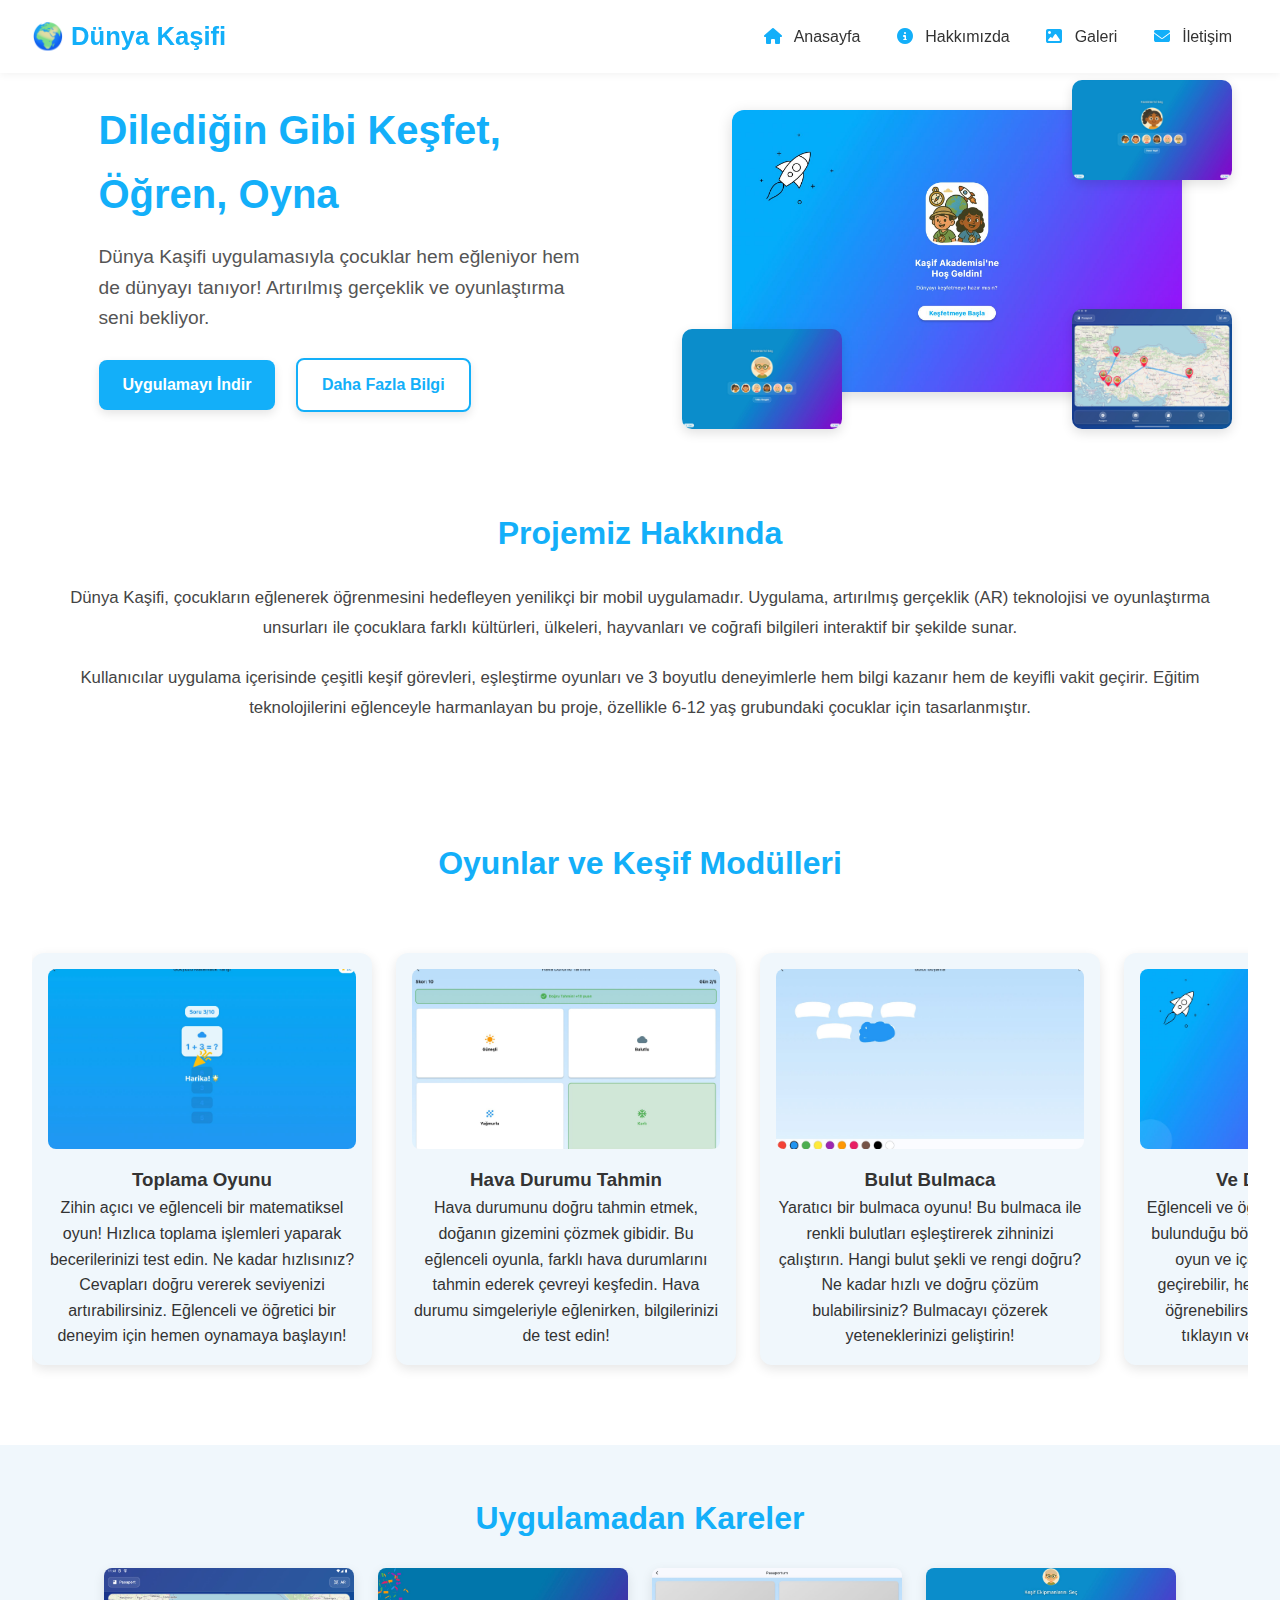
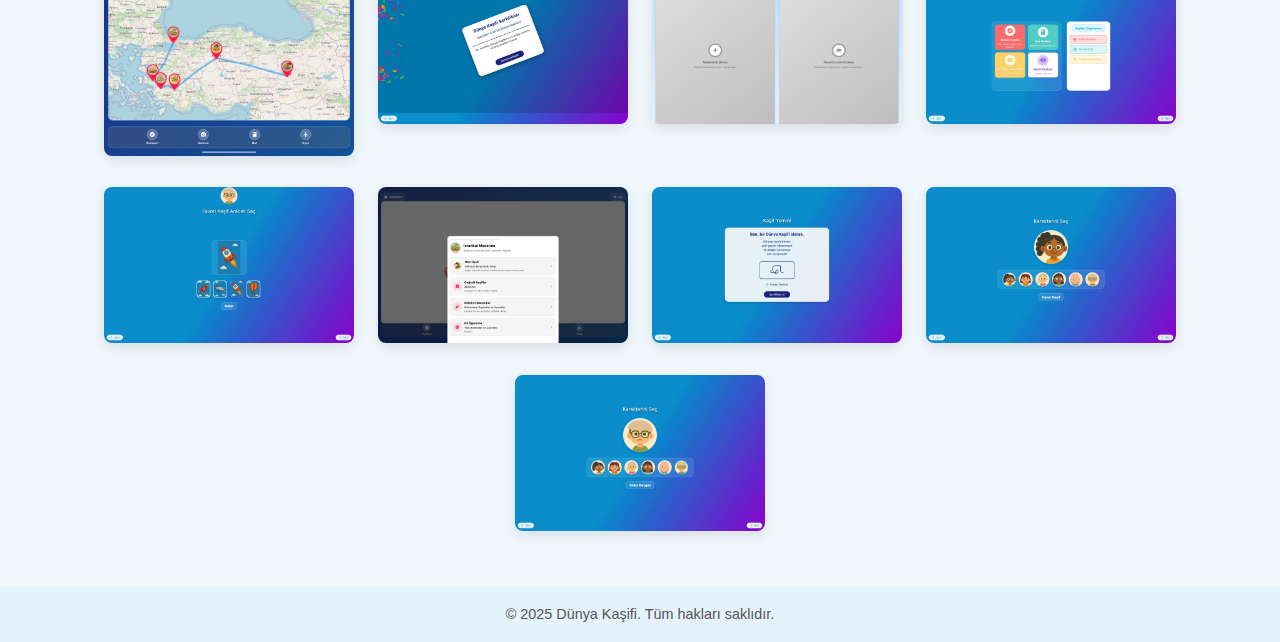
<file: index.html>
<!DOCTYPE html>
<html lang="tr">

<head>
    <meta charset="UTF-8" />
    <meta name="viewport" content="width=device-width, initial-scale=1.0" />
    <title>Dünya Kaşifi</title>
    <link rel="stylesheet" href="style.css" />
    <link rel="stylesheet" href="https://cdnjs.cloudflare.com/ajax/libs/font-awesome/6.5.0/css/all.min.css" />
</head>

<body>

    <header class="navbar">
        <div class="logo">🌍 Dünya Kaşifi</div>
        <nav class="nav-links">
            <a href="#anasayfa"><i class="fas fa-house"></i> Anasayfa</a>
            <a href="http://127.0.0.1:5500/dunya-kasifi-web/aboutme.html"><i class="fas fa-info-circle"></i> Hakkımızda</a>
            <a href="#uygulama"><i class="fas fa-image"></i> Galeri</a>
            <a href="#"><i class="fas fa-envelope"></i> İletişim</a>
          </nav>
    </header>

    <!-- hero  -->
    <main id="anasayfa" class="hero">
        <div class="hero-content">
            <h1>Dilediğin Gibi Keşfet, Öğren, Oyna</h1>
            <p>Dünya Kaşifi uygulamasıyla çocuklar hem eğleniyor hem de dünyayı tanıyor! Artırılmış gerçeklik ve
                oyunlaştırma seni bekliyor.</p>
            <div class="hero-buttons">
                <a href="#" class="btn primary">Uygulamayı İndir</a>
                <a href="#oyunlar" class="btn secondary">Daha Fazla Bilgi</a>
            </div>
        </div>
        <div class="hero-image">
            <div class="image-grid">
                <img class="main" src="./images/designs/giris.jpg" alt="Ana Görsel">
                <img class="top-right" src="./images/designs/selectavatar.jpg" alt="Üst Sağ Küçük">
                <img class="bottom-left" src="./images/designs/selectavatar2.jpg" alt="Alt Sol Küçük">
                <img class="bottom-right" src="./images/designs/map.jpg" alt="Alt Sağ Küçük">
            </div>
        </div>
    </main>

    <!-- Text Bölümü -->
    <section class="project-description">
        <div class="description-container">
            <h2>Projemiz Hakkında</h2>
            <p>
                Dünya Kaşifi, çocukların eğlenerek öğrenmesini hedefleyen yenilikçi bir mobil uygulamadır.
                Uygulama, artırılmış gerçeklik (AR) teknolojisi ve oyunlaştırma unsurları ile çocuklara farklı
                kültürleri, ülkeleri, hayvanları ve coğrafi bilgileri interaktif bir şekilde sunar.
            </p>
            <p>
                Kullanıcılar uygulama içerisinde çeşitli keşif görevleri, eşleştirme oyunları ve 3 boyutlu deneyimlerle
                hem bilgi kazanır hem de keyifli vakit geçirir. Eğitim teknolojilerini eğlenceyle harmanlayan bu proje,
                özellikle 6-12 yaş grubundaki çocuklar için tasarlanmıştır.
            </p>
        </div>
    </section>


    <!-- detaylı bilgiler bölümü -->
    <section id="oyunlar" class="game-details">
        <h2>Oyunlar ve Keşif Modülleri</h2>
        <div class="slider-container">
            <div class="slide" onclick="openModal('modal1')">
                <img src="./images/designs/game1.jpg" alt="Oyun 1">
                <h3>Toplama Oyunu</h3>
                <p>Zihin açıcı ve eğlenceli bir matematiksel oyun! Hızlıca toplama işlemleri yaparak becerilerinizi test edin. Ne kadar hızlısınız? Cevapları doğru vererek seviyenizi artırabilirsiniz. Eğlenceli ve öğretici bir deneyim için hemen oynamaya başlayın!

</p>
            </div>
            <div class="slide" onclick="openModal('modal1')">
                <img src="./images/designs/game2.jpg" alt="Oyun 1">
                <h3>Hava Durumu Tahmin</h3>
                <p>Hava durumunu doğru tahmin etmek, doğanın gizemini çözmek gibidir. Bu eğlenceli oyunla, farklı hava durumlarını tahmin ederek çevreyi keşfedin. Hava durumu simgeleriyle eğlenirken, bilgilerinizi de test edin!</p>
            </div>
            <div class="slide" onclick="openModal('modal1')">
                <img src="./images/designs/game3.jpg" alt="Oyun 1">
                <h3>Bulut Bulmaca</h3>
                <p>Yaratıcı bir bulmaca oyunu! Bu bulmaca ile renkli bulutları eşleştirerek zihninizi çalıştırın. Hangi bulut şekli ve rengi doğru? Ne kadar hızlı ve doğru çözüm bulabilirsiniz? Bulmacayı çözerek yeteneklerinizi geliştirin!</p>
            </div>
            <div class="slide" onclick="openModal('modal1')">
                <img src="./images/designs/giris.jpg" alt="Oyun 1">
                <h3>Ve Daha Fazlası...</h3>
                <p>Eğlenceli ve öğretici aktivitelerin bir arada bulunduğu bölüme göz atın! Birçok farklı oyun ve içerik ile sıkılmadan vakit geçirebilir, her seferinde yeni bir şeyler öğrenebilirsiniz. Tüm seçenekler için tıklayın ve keyifli zaman geçirin!</p>
            </div>
        </div>
    </section>

    <!-- Modals -->
    <div id="modal1" class="modal">
        <div class="modal-content">
            <span class="close" onclick="closeModal('modal1')">&times;</span>
            <h3>Bayrak Bulmaca</h3>
            <p>Çeşitli ülkelerin bayraklarını eşleştirerek coğrafi bilginizi pekiştirin!</p>
        </div>
    </div>

    <div id="modal2" class="modal">
        <div class="modal-content">
            <span class="close" onclick="closeModal('modal2')">&times;</span>
            <h3>Hayvanları Tanı</h3>
            <p>AR teknolojisi ile hayvanları 3 boyutlu gör ve yaşam alanlarını öğren.</p>
        </div>
    </div>

    <div id="modal3" class="modal">
        <div class="modal-content">
            <span class="close" onclick="closeModal('modal3')">&times;</span>
            <h3>Ülke Eşleştirme</h3>
            <p>Ülkeler ile meşhur yemekleri, bayrakları ve yerleri eşleştirerek öğren!</p>
        </div>
    </div>



    <!-- uygulamadan kareler -->

    <section id="uygulama" class="screenshots">
        <h2>Uygulamadan Kareler</h2>
        <div class="gallery">
            <div class="tooltip">
                <img src="./images/designs/map.jpg" alt="Ekran 1">
                <span class="tooltiptext">Harita ekranı: Çocuklar dünyayı keşfetmeye buradan başlar.</span>
            </div>
            <div class="tooltip">
                <img src="./images/designs/certifica.jpg" alt="Ekran 2">
                <span class="tooltiptext">Görev ekranı: Görevleri tamamla, rozetleri topla!</span>
            </div>
            <div class="tooltip">
                <img src="./images/designs/pasport.jpg" alt="Ekran 3">
                <span class="tooltiptext">AR deneyimi: Kamerayı kullanarak 3D keşif yap.</span>
            </div>
            <div class="tooltip">
                <img src="./images/designs/selecttoolkit.jpg" alt="Ekran 1">
                <span class="tooltiptext">Harita ekranı: Çocuklar dünyayı keşfetmeye buradan başlar.</span>
            </div>
            <div class="tooltip">
                <img src="./images/designs/selectexplorerkit.jpg" alt="Ekran 2">
                <span class="tooltiptext">Görev ekranı: Görevleri tamamla, rozetleri topla!</span>
            </div>
            <div class="tooltip">
                <img src="./images/designs/selectcity.jpg" alt="Ekran 3">
                <span class="tooltiptext">AR deneyimi: Kamerayı kullanarak 3D keşif yap.</span>
            </div>
            <div class="tooltip">
                <img src="./images/designs/signature.jpg" alt="Ekran 1">
                <span class="tooltiptext">Harita ekranı: Çocuklar dünyayı keşfetmeye buradan başlar.</span>
            </div>
            <div class="tooltip">
                <img src="./images/designs/selectavatar.jpg" alt="Ekran 2">
                <span class="tooltiptext">Görev ekranı: Görevleri tamamla, rozetleri topla!</span>
            </div>
            <div class="tooltip">
                <img src="./images/designs/selectavatar2.jpg" alt="Ekran 3">
                <span class="tooltiptext">AR deneyimi: Kamerayı kullanarak 3D keşif yap.</span>
            </div>
        </div>
    </section>


    <footer>
        <p>© 2025 Dünya Kaşifi. Tüm hakları saklıdır.</p>
    </footer>

</body>

</html>
</file>
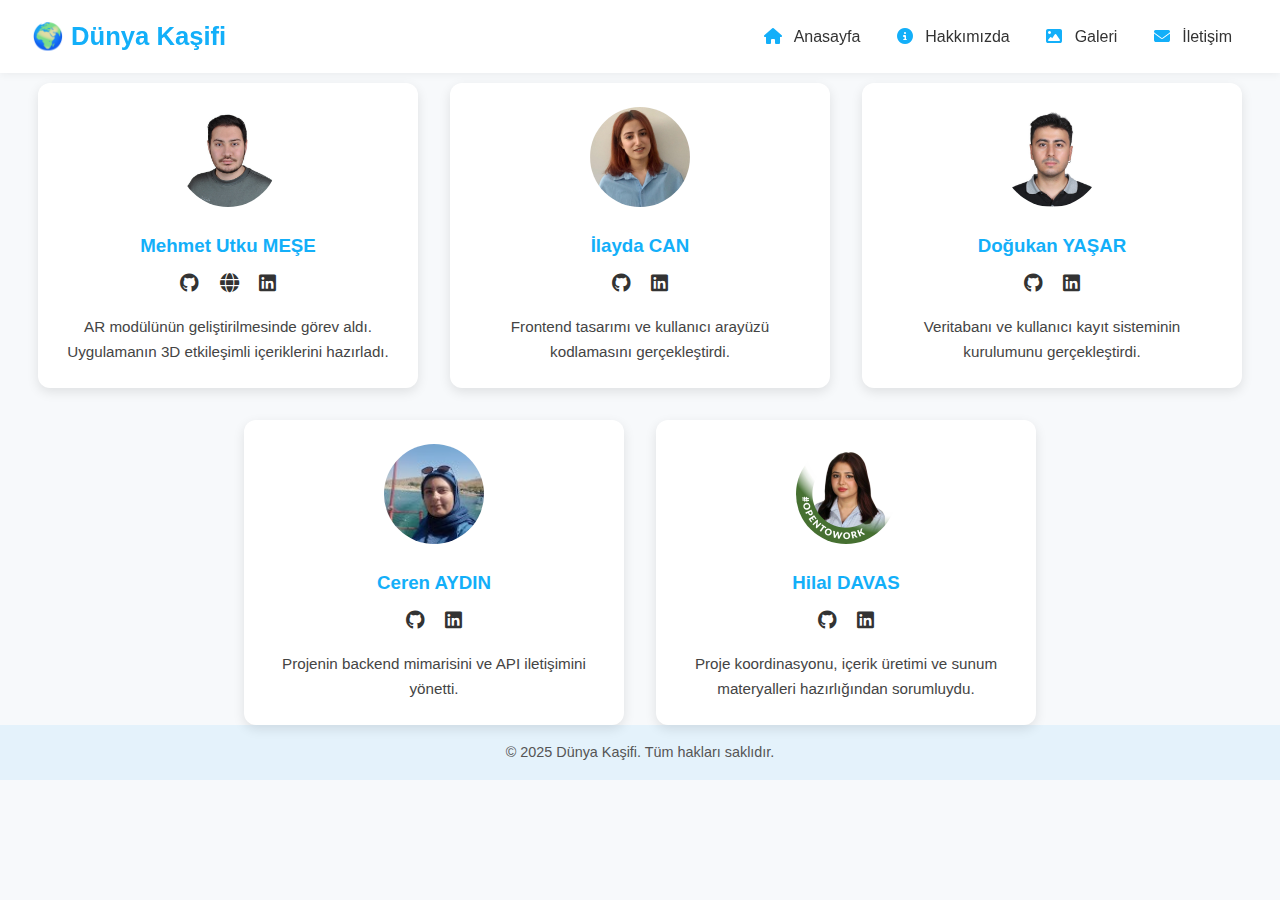
<file: aboutme.html>
<!DOCTYPE html>
<html lang="en">
<head>
    <meta charset="UTF-8">
    <meta name="viewport" content="width=device-width, initial-scale=1.0">
    <link rel="stylesheet" href="styleAboutme.css" />
    <link rel="stylesheet" href="https://cdnjs.cloudflare.com/ajax/libs/font-awesome/6.5.0/css/all.min.css" />
    <title>Hakkımızda</title>
</head>
<body>

    <header class="navbar">
        <div class="logo">🌍 Dünya Kaşifi</div>
        <nav class="nav-links">
            <a href="http://127.0.0.1:5500/index.html"><i class="fas fa-house"></i> Anasayfa</a>
            <a href="http://127.0.0.1:5500/aboutme.html"><i class="fas fa-info-circle"></i> Hakkımızda</a>
            <a href="#uygulama"><i class="fas fa-image"></i> Galeri</a>
            <a href="#"><i class="fas fa-envelope"></i> İletişim</a>
          </nav>
    </header>

    <h1>Takım Arkadaşlarımız</h1>

    <div class="team-container">
      <!-- Kişi 1 -->
      <div class="team-card">
        <img src="/images/utku.jpeg" alt="Profil 1">
        <h3>Mehmet Utku MEŞE</h3>
        <div class="socials">
          <a href="https://github.com/Utku-Mese" target="_blank"><i class="fab fa-github"></i></a>
          <a href="https://utku-mese.github.io/" target="_blank"><i class="fas fa-globe"></i></a>
          <a href="https://www.linkedin.com/in/mehmet-utku-mese/" target="_blank"><i class="fab fa-linkedin"></i></a>
        </div>
        <p>AR modülünün geliştirilmesinde görev aldı. Uygulamanın 3D etkileşimli içeriklerini hazırladı.</p>
      </div>
  
      <!-- Kişi 2 -->
      <div class="team-card">
        <img src="/images/ilayda.jpeg" alt="Profil 2">
        <h3>İlayda CAN</h3>
        <div class="socials">
          <a href="https://github.com/ilaydacaan" target="_blank"><i class="fab fa-github"></i></a>
          <a href="https://www.linkedin.com/in/ilaydacan00/" target="_blank"><i class="fab fa-linkedin"></i></a>
        </div>
        <p>Frontend tasarımı ve kullanıcı arayüzü kodlamasını gerçekleştirdi.</p>
      </div>
  
      <!-- Kişi 3 -->
      <div class="team-card">
        <img src="/images/dogukan.jpeg" alt="Profil 3">
        <h3>Doğukan YAŞAR</h3>
        <div class="socials">
          <a href="https://github.com/dogukanyasarr" target="_blank"><i class="fab fa-github"></i></a>
          <a href="https://www.linkedin.com/in/dogukanyasar01/" target="_blank"><i class="fab fa-linkedin"></i></a>
        </div>
        <p>Veritabanı ve kullanıcı kayıt sisteminin kurulumunu gerçekleştirdi.</p>
      </div>
  
      <!-- Kişi 4 -->
      <div class="team-card">
        <img src="/images/cerena.jpeg" alt="Profil 4">
        <h3>Ceren AYDIN</h3>
        <div class="socials">
          <a href="https://github.com/CerenYirmi3" target="_blank"><i class="fab fa-github"></i></a>
          <a href="https://www.linkedin.com/in/ceren-ayd%C4%B1n-538067234/" target="_blank"><i class="fab fa-linkedin"></i></a>
        </div>
        <p>Projenin backend mimarisini ve API iletişimini yönetti.</p>
      </div>
  
      <!-- Kişi 5 -->
      <div class="team-card">
        <img src="/images/hilal.jpeg" alt="Profil 5">
        <h3>Hilal DAVAS</h3>
        <div class="socials">
          <a href="https://github.com/hilaldvs" target="_blank"><i class="fab fa-github"></i></a>
          <a href="https://www.linkedin.com/in/hilaldavas/" target="_blank"><i class="fab fa-linkedin"></i></a>
        </div>
        <p>Proje koordinasyonu, içerik üretimi ve sunum materyalleri hazırlığından sorumluydu.</p>
      </div>
    </div>
    <footer>
        <p>© 2025 Dünya Kaşifi. Tüm hakları saklıdır.</p>
    </footer>

  
    
</body>
</html>
</file>
<file: style.css>
/* Genel Ayarlar */
* {
    margin: 0;
    padding: 0;
    box-sizing: border-box;
}

body {
    font-family: "Segoe UI", sans-serif;
    color: #333;
    background-color: #f7f9fb;
    line-height: 1.6;
}

a {
    text-decoration: none;
    color: inherit;
}


/* Navbar */
.navbar {
    position: fixed;
    top: 0;
    left: 0;
    width: 100%;
    z-index: 1000;

    background: #fff;
    display: flex;
    justify-content: space-between;
    align-items: center;
    padding: 1rem 2rem;
    box-shadow: 0 2px 8px rgba(0, 0, 0, 0.05);
}



.logo {
    font-size: 1.6rem;
    font-weight: bold;
    color: #13aff9;
}

.nav-links a {
    margin: 0 1rem;
    font-weight: 500;
    color: #333;
    transition: color 0.3s;
}

.nav-links a:hover {
    color: #13aff9;
}
.nav-links i {
    margin-right: 8px;
    color: #13aff9; /* ikon rengi */
  }

/* Butonlar */
.btn {
    display: inline-block;
    padding: 0.75rem 1.5rem;
    font-size: 1rem;
    border-radius: 8px;
    transition: all 0.3s ease;
    cursor: pointer;
    font-weight: 600;
    box-shadow: 0 4px 10px rgba(0, 0, 0, 0.1);
}

.btn.primary {
    background-color: #13aff9;
    color: white;
    border: none;
}

.btn.primary:hover {
    background-color: #0e90cf;
}

.btn.secondary {
    background-color: transparent;
    color: #13aff9;
    border: 2px solid #13aff9;
}

.btn.secondary:hover {
    background-color: #13aff9;
    color: white;
}

/* Hero Alanı */
.hero {
    display: flex;
    justify-content:space-around;
    align-items: center;
    padding: 3rem 2rem;
    margin-top: 50px;
    flex-wrap: wrap;
    background-color: #ffffff;
}


.hero-content {
    flex: 1;
    max-width: 500px;
}

.hero-content h1 {
    font-size: 2.5rem;
    margin-bottom: 1rem;
    color: #13aff9;
}

.hero-content p {
    font-size: 1.2rem;
    margin-bottom: 1.5rem;
    color: #555;
}

.hero-buttons .btn {
    margin-right: 1rem;
}
.image-grid {
    position: relative;
    width: fit-content;
    margin: auto;
  }
  
  .image-grid .main {
    width: 450px;
    border-radius: 12px;
    box-shadow: 0 4px 15px rgba(0, 0, 0, 0.15);
  }
  
  /* Küçük görseller */
  .image-grid img:not(.main) {
    position: absolute;
    width: 160px;
    height: auto;
    border-radius: 10px;
    object-fit: cover;
    box-shadow: 0 4px 12px rgba(0, 0, 0, 0.12);
  }
  
  /* Konumlandırmalar */
  .image-grid .top-right {
    top: -30px;
    right: -50px;
  }
  
  .image-grid .bottom-left {
    bottom: -30px;
    left: -50px;
  }
  
  .image-grid .bottom-right {
    bottom: -30px;
    right: -50px;
  }

  .project-description {
    background-color: #ffffff;
    padding: 3rem 2rem;
    text-align: center;
  }
  
  .description-container {
    max-width: 1200px;
    margin: 0 auto;
  }
  
  .project-description h2 {
    font-size: 2rem;
    color: #13aff9;
    margin-bottom: 1.5rem;
  }
  
  .project-description p {
    font-size: 1.05rem;
    color: #444;
    margin-bottom: 1.2rem;
    line-height: 1.8;
  }
  
  

/* Oyunlar - Detaylı Bilgiler Bölümü */
.game-details {
    padding: 3rem 2rem;
    background-color: #fff;
    text-align: center;
}

.game-details h2 {
    font-size: 2rem;
    margin-bottom: 2rem;
    color: #13aff9;
}

.slider-container {
    display: flex;
    overflow-x: auto;
    gap: 1.5rem;
    padding: 2rem 0;
    scroll-snap-type: x mandatory;
  }
  
  .slide {
    flex: 0 0 auto;
    width: 340px; /* Genişlik artırıldı */
    background: #f0f7fc;
    border-radius: 12px;
    padding: 1rem;
    scroll-snap-align: start;
    cursor: pointer;
    box-shadow: 0 4px 12px rgba(0, 0, 0, 0.1);
    transition: transform 0.3s;
    display: flex;
    flex-direction: column;
    align-items: center;
    text-align: center;
  }
  
  .slide:hover {
    transform: scale(1.03);
  }
  
  .slide img {
    width: 100%;
    height: 180px;
    object-fit: cover;
    border-radius: 8px;
    margin-bottom: 1rem;
  }
  
  .slide-text h3 {
    font-size: 1.2rem;
    color: #13aff9;
    margin-bottom: 0.5rem;
  }
  
  .slide-text p {
    font-size: 0.95rem;
    color: #444;
  }
  

/* Modal */
.modal {
    display: none;
    position: fixed;
    z-index: 999;
    left: 0;
    top: 0;
    width: 100%;
    height: 100%;
    overflow: auto;
    background-color: rgba(0, 0, 0, 0.6);
}

.modal-content {
    background-color: #fff;
    margin: 10% auto;
    padding: 2rem;
    border: 1px solid #888;
    width: 90%;
    max-width: 400px;
    border-radius: 10px;
    box-shadow: 0 4px 15px rgba(0, 0, 0, 0.2);
}

.modal-content h3 {
    margin-bottom: 1rem;
    color: #13aff9;
}

.close {
    color: #aaa;
    float: right;
    font-size: 24px;
    font-weight: bold;
    cursor: pointer;
}

.close:hover {
    color: black;
}


/* Uygulama Ekran Görüntüleri */
.screenshots {
    text-align: center;
    padding: 3rem 2rem;
    background-color: #f0f7fc;
}

.screenshots h2 {
    font-size: 2rem;
    margin-bottom: 1.5rem;
    color: #13aff9;
}

.gallery {
    display: flex;
    justify-content: center;
    flex-wrap: wrap;
    gap: 1.5rem;
}

.gallery img {
    width: 250px;
    height: auto;
    border-radius: 8px;
    box-shadow: 0 4px 12px rgba(0, 0, 0, 0.1);
}

.tooltip {
    position: relative;
    display: inline-block;
}

.tooltiptext {
    visibility: hidden;
    width: 220px;
    background-color: #13aff9;
    color: #fff;
    text-align: center;
    border-radius: 8px;
    padding: 0.8rem;
    position: absolute;
    z-index: 1;
    bottom: 110%;
    /* resmin üstünde çıkar */
    left: 50%;
    transform: translateX(-50%);
    opacity: 0;
    transition: opacity 0.4s;
    box-shadow: 0 2px 12px rgba(0, 0, 0, 0.2);
}

.tooltip:hover .tooltiptext {
    visibility: visible;
    opacity: 1;
}

/* Footer */
footer {
    text-align: center;
    padding: 1rem 0;
    background-color: #e4f2fb;
    color: #555;
    font-size: 0.9rem;
}
</file>
<file: styleAboutme.css>
* {
    margin: 0;
    padding: 0;
    box-sizing: border-box;
}

body {
    font-family: "Segoe UI", sans-serif;
    color: #333;
    background-color: #f7f9fb;
    line-height: 1.6;
}

h1 {
    text-align: center;
    color: #13aff9;
    margin-bottom: 2rem;
}
a {
    text-decoration: none;
    color: inherit;
}

.navbar {
    position: fixed;
    top: 0;
    left: 0;
    width: 100%;
    z-index: 1000;

    background: #fff;
    display: flex;
    justify-content: space-between;
    align-items: center;
    padding: 1rem 2rem;
    box-shadow: 0 2px 8px rgba(0, 0, 0, 0.05);
}



.logo {
    font-size: 1.6rem;
    font-weight: bold;
    color: #13aff9;
}

.nav-links a {
    margin: 0 1rem;
    font-weight: 500;
    color: #333;
    transition: color 0.3s;
}

.nav-links a:hover {
    color: #13aff9;
}

.nav-links i {
    margin-right: 8px;
    color: #13aff9;
    /* ikon rengi */
}


.team-container {
    display: flex;
    flex-wrap: wrap;
    gap: 2rem;
    justify-content: center;
}

.team-card {
    background-color: #fff;
    border-radius: 12px;
    box-shadow: 0 4px 12px rgba(0, 0, 0, 0.1);
    padding: 1.5rem;
    width: 380px;
    text-align: center;
    transition: transform 0.3s;
}

.team-card:hover {
    transform: translateY(-5px);
}

.team-card img {
    width: 100px;
    height: 100px;
    border-radius: 50%;
    object-fit: cover;
    margin-bottom: 1rem;
}

.team-card h3 {
    color: #13aff9;
    margin-bottom: 0.5rem;
}

.team-card .socials {
    margin: 0.5rem 0 1rem 0;
}

.team-card .socials a {
    margin: 0 0.5rem;
    font-size: 1.2rem;
    color: #333;
    transition: color 0.3s;
}

.team-card .socials a:hover {
    color: #13aff9;
}

.team-card p {
    font-size: 0.95rem;
    color: #444;
}
footer {
    text-align: center;
    padding: 1rem 0;
    background-color: #e4f2fb;
    color: #555;
    font-size: 0.9rem;
}
</file>
